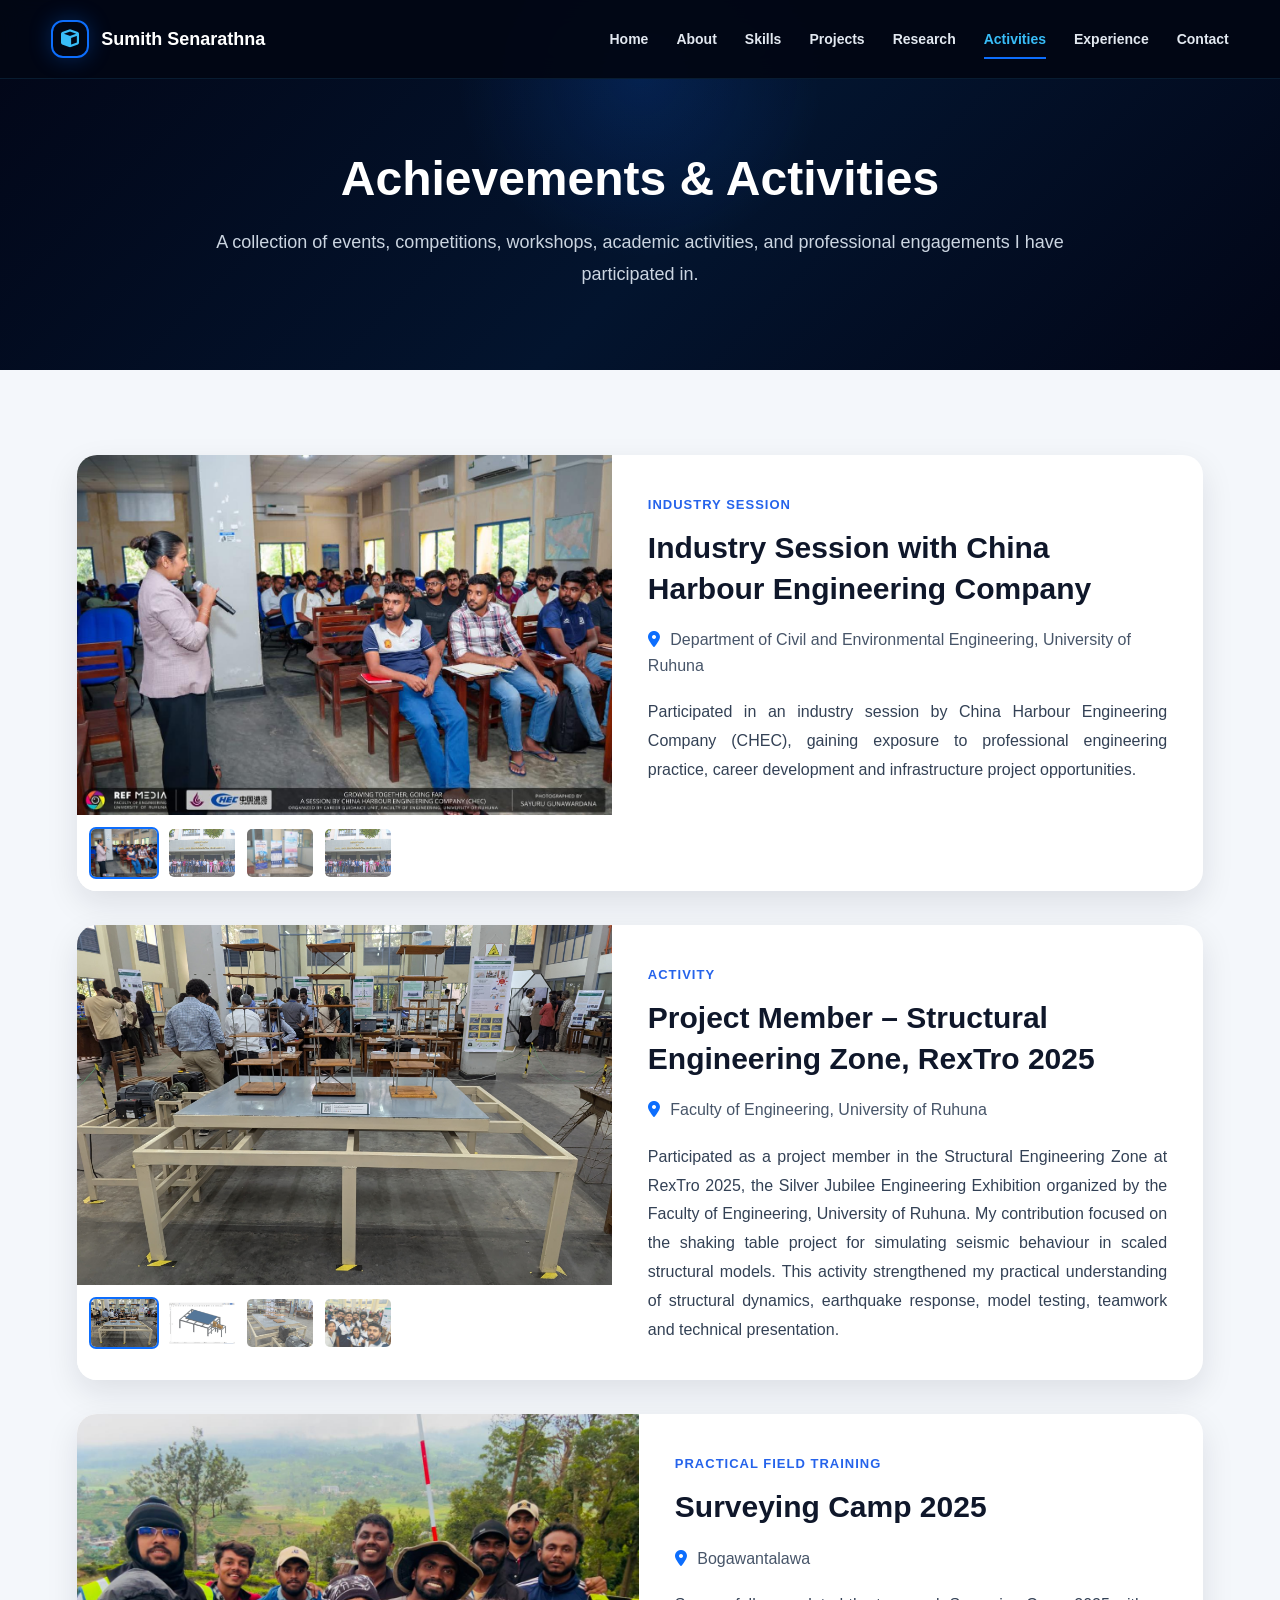
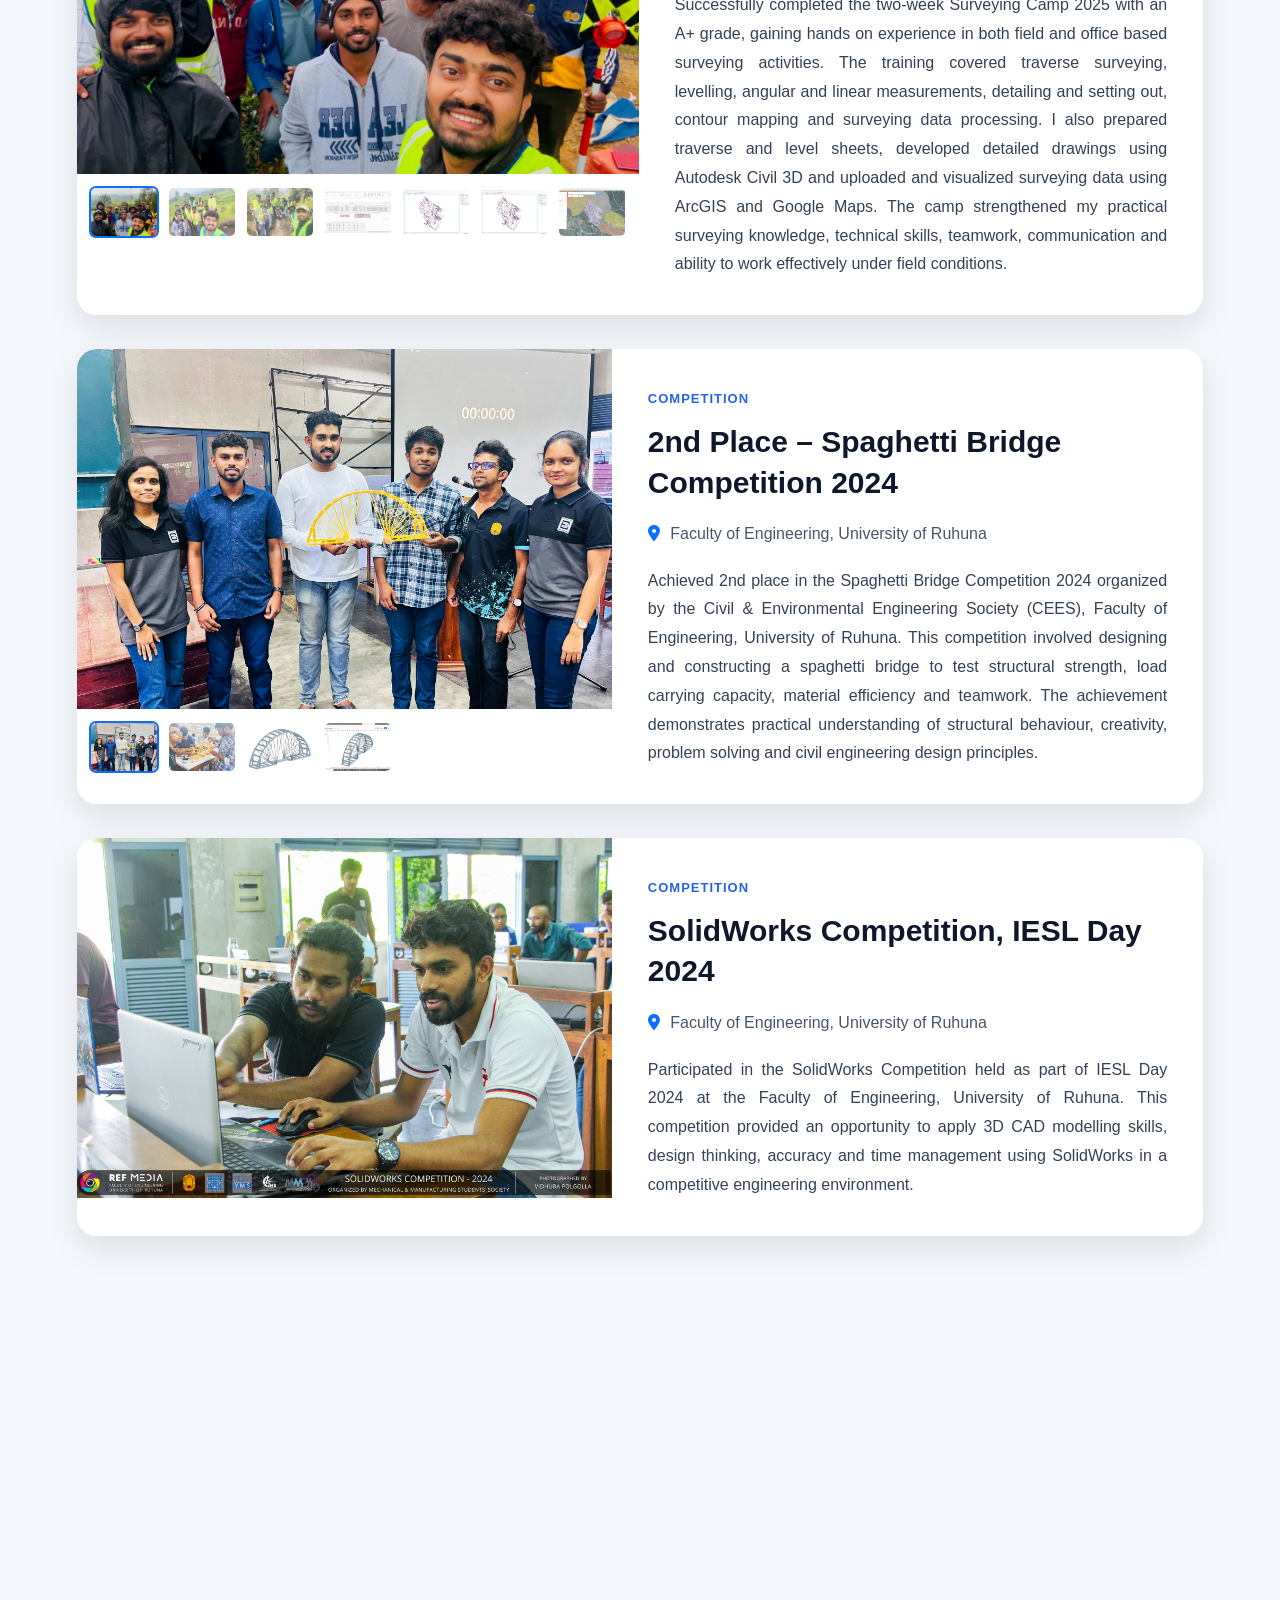
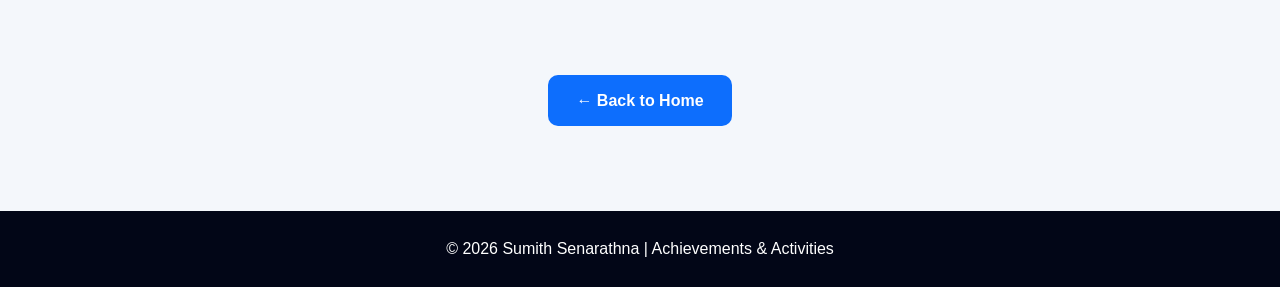
<file: activities.html>
<!DOCTYPE html>
<html lang="en">
<head>
    <meta charset="UTF-8">
    <meta name="viewport" content="width=device-width, initial-scale=1.0">
    <title>Achievements & Activities | Sumith Senarathna</title>

    <link rel="stylesheet" href="/style.css?v=320">

    <link rel="stylesheet" href="https://cdnjs.cloudflare.com/ajax/libs/font-awesome/6.5.2/css/all.min.css">
</head>

<body>

<header>
    <nav>
        <a href="/#home" class="brand">
            <span class="brand-icon"><i class="fa-solid fa-cube"></i></span>
            <span>Sumith Senarathna</span>
        </a>

        <ul>
            <li><a href="/#home">Home</a></li>
            <li><a href="/#about">About</a></li>
            <li><a href="/#skills">Skills</a></li>
            <li><a href="/#projects">Projects</a></li>
            <li><a href="/#research">Research</a></li>
            <li><a href="/#activities" class="active">Activities</a></li>
            <li><a href="/#experience">Experience</a></li>
            <li><a href="/#contact">Contact</a></li>
        </ul>
    </nav>
</header>

<section class="project-page-hero activities-page-hero">
    <h1 id="activities-page-title">Achievements & Activities</h1>
    <p id="activities-page-description">
        Events, competitions, workshops, academic activities, and professional engagements.
    </p>
</section>

<section class="section activities-detail-section">
    <div class="activities-detail-grid" id="activities-detail-grid">
        <!-- Activity details load from content/activities.json -->
    </div>

    <div class="back-home-box">
        <a href="/#activities" class="back-btn">← Back to Home</a>
    </div>
</section>

<footer>
    <p>© 2026 Sumith Senarathna | Achievements & Activities</p>
</footer>

<script src="/script.js?v=220"></script>

</body>
</html>
</file>
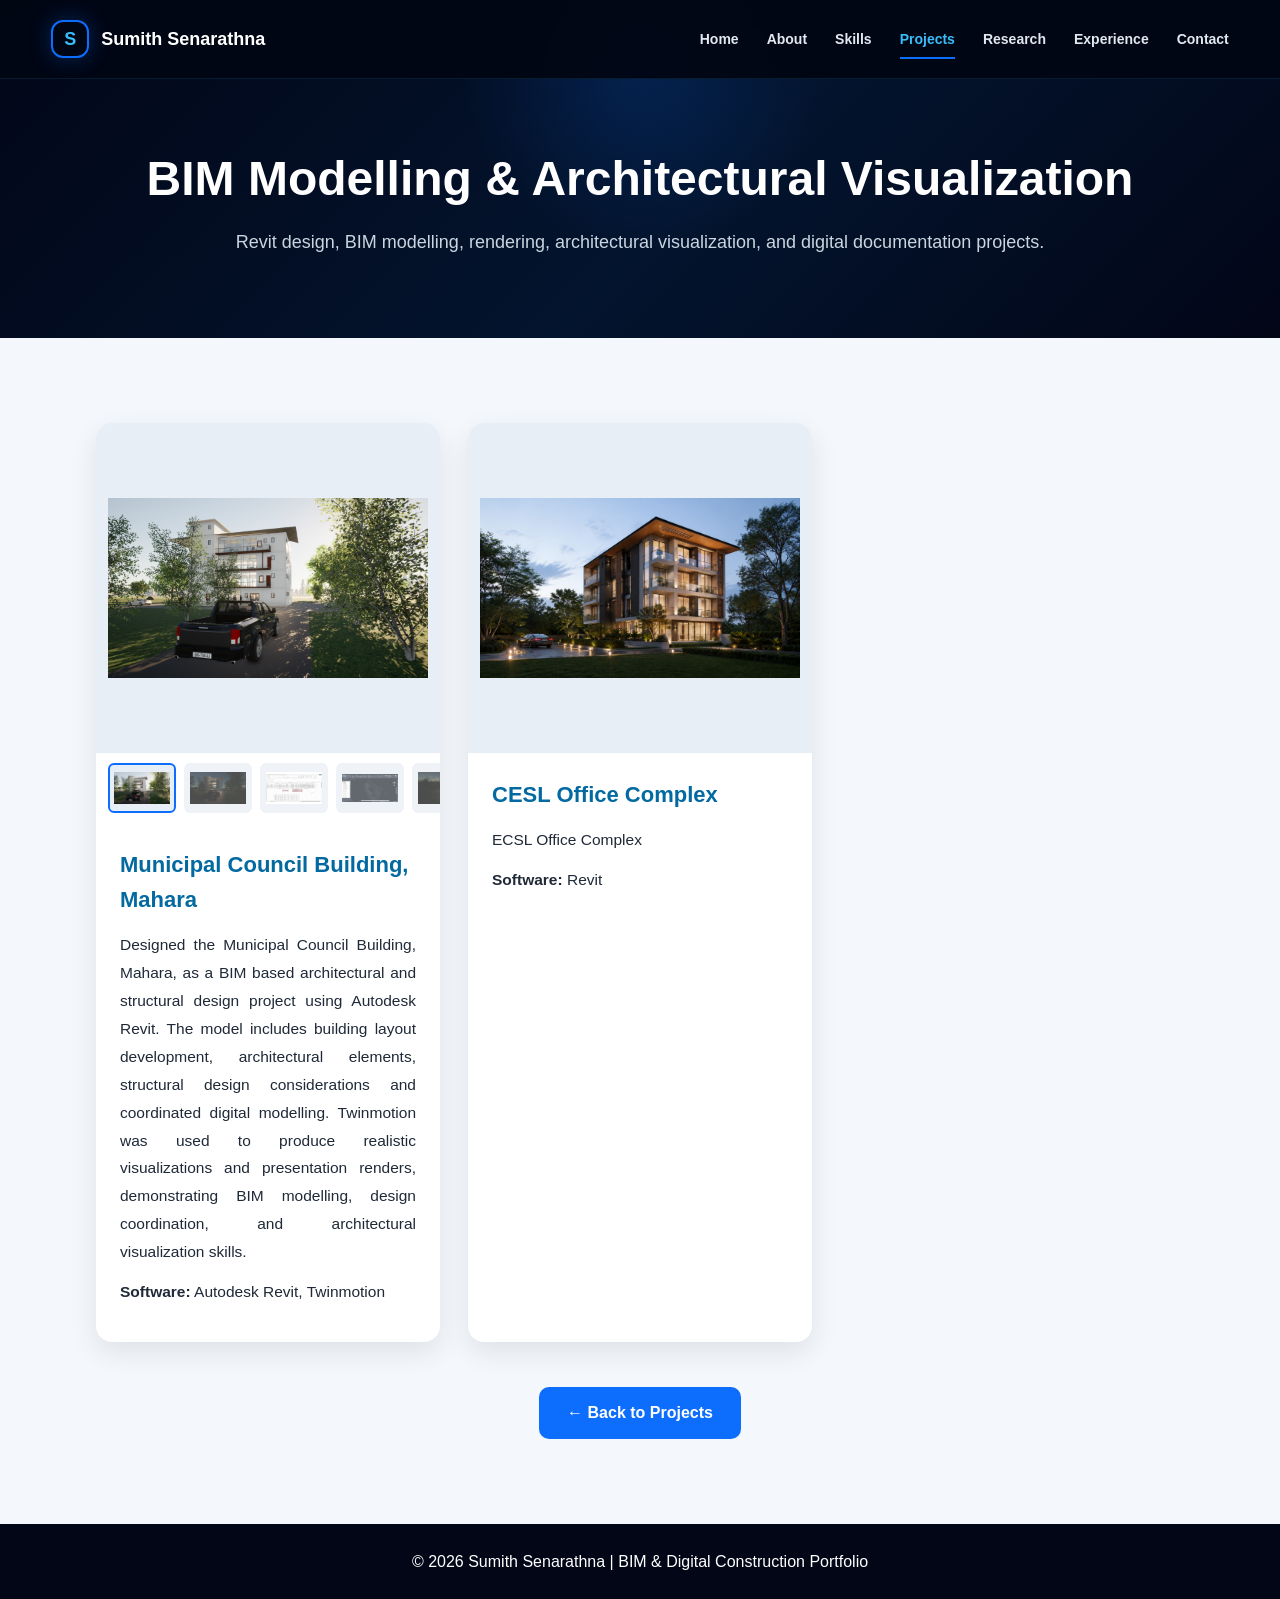
<file: bim-projects.html>
<!DOCTYPE html>
<html lang="en">
<head>
    <meta charset="UTF-8">
    <meta name="viewport" content="width=device-width, initial-scale=1.0">
    <title>BIM Projects | Sumith Senarathna</title>

    <link rel="stylesheet" href="style.css">
</head>

<body>

<header>
    <nav>
        <a href="index.html" class="brand">
            <span class="brand-icon">S</span>
            <span>Sumith Senarathna</span>
        </a>

        <ul>
            <li><a href="index.html#home">Home</a></li>
            <li><a href="index.html#about">About</a></li>
            <li><a href="index.html#skills">Skills</a></li>
            <li><a href="index.html#projects" class="active">Projects</a></li>
            <li><a href="index.html#research">Research</a></li>
            <li><a href="index.html#experience">Experience</a></li>
            <li><a href="index.html#contact">Contact</a></li>
        </ul>
    </nav>
</header>

<section class="project-page-hero">
    <h1>BIM Modelling & Architectural Visualization</h1>

    <p>
        Revit design, BIM modelling, rendering, architectural visualization,
        and digital documentation projects.
    </p>
</section>

<section class="section">

    <div class="detail-project-grid">

        <!-- Fallback Project 01 -->
        <div class="detail-project-card">
            <img src="images/bim1.jpg" alt="Residential Building BIM Model">

            <div class="detail-content">
                <h3>Residential Building BIM Model</h3>

                <p>
                    Revit-based architectural and structural BIM model with
                    drawings, sections, schedules, and 3D visualization.
                </p>

                <p><strong>Software:</strong> Revit, AutoCAD, Rendering Tools</p>
            </div>
        </div>

        <!-- Fallback Project 02 -->
        <div class="detail-project-card">
            <img src="images/bim1.jpg" alt="Architectural Rendering Project">

            <div class="detail-content">
                <h3>Architectural Rendering Project</h3>

                <p>
                    Exterior visualization and rendering work for building design
                    presentation and client communication.
                </p>

                <p><strong>Software:</strong> Revit, Lumion / Rendering Tools</p>
            </div>
        </div>

        <!-- Fallback Project 03 -->
        <div class="detail-project-card">
            <img src="images/bim1.jpg" alt="BIM Documentation Project">

            <div class="detail-content">
                <h3>BIM Documentation Project</h3>

                <p>
                    BIM-based construction documentation including plans,
                    elevations, sections, details, and quantity-related outputs.
                </p>

                <p><strong>Software:</strong> Revit, AutoCAD</p>
            </div>
        </div>

    </div>

    <div class="back-home-box">
        <a href="index.html#projects" class="back-btn">← Back to Projects</a>
    </div>

</section>

<footer>
    <p>© 2026 Sumith Senarathna | BIM & Digital Construction Portfolio</p>
</footer>

<script src="script.js?v=10"></script>

</body>
</html>
</file>
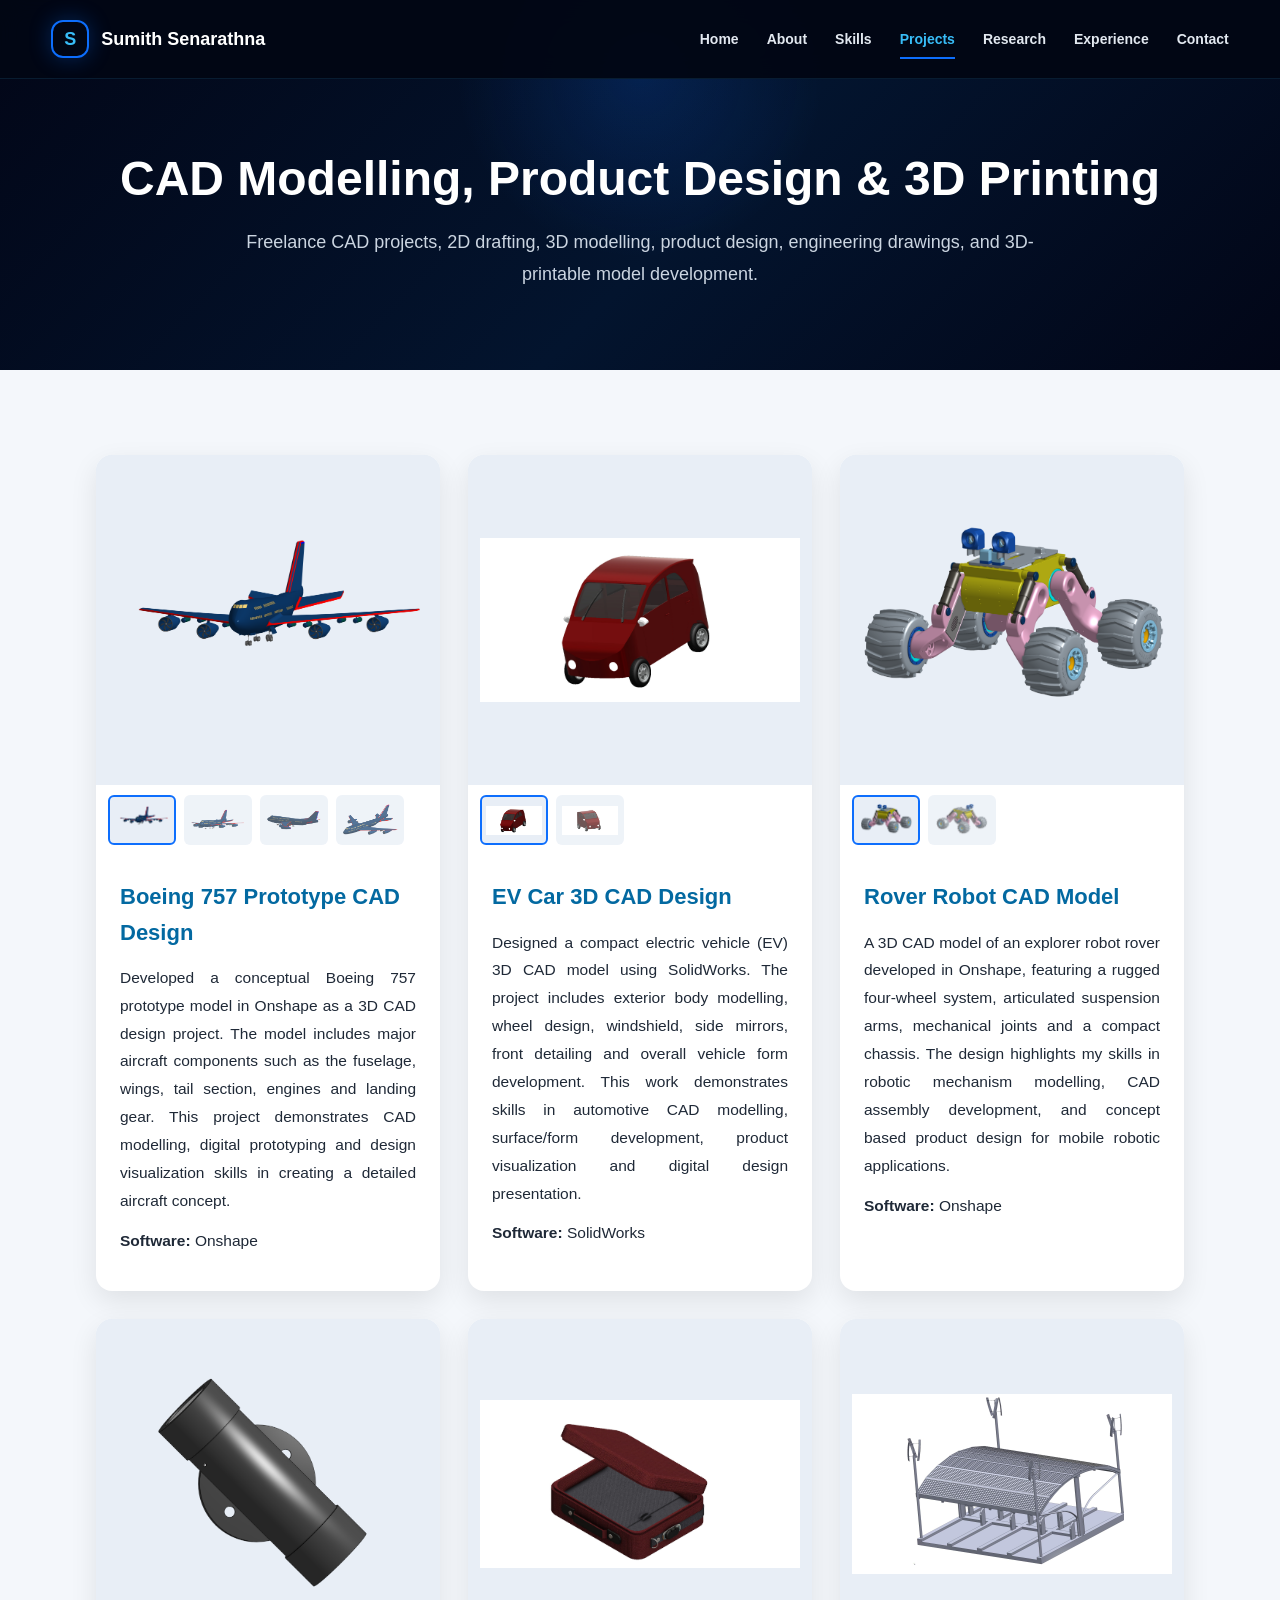
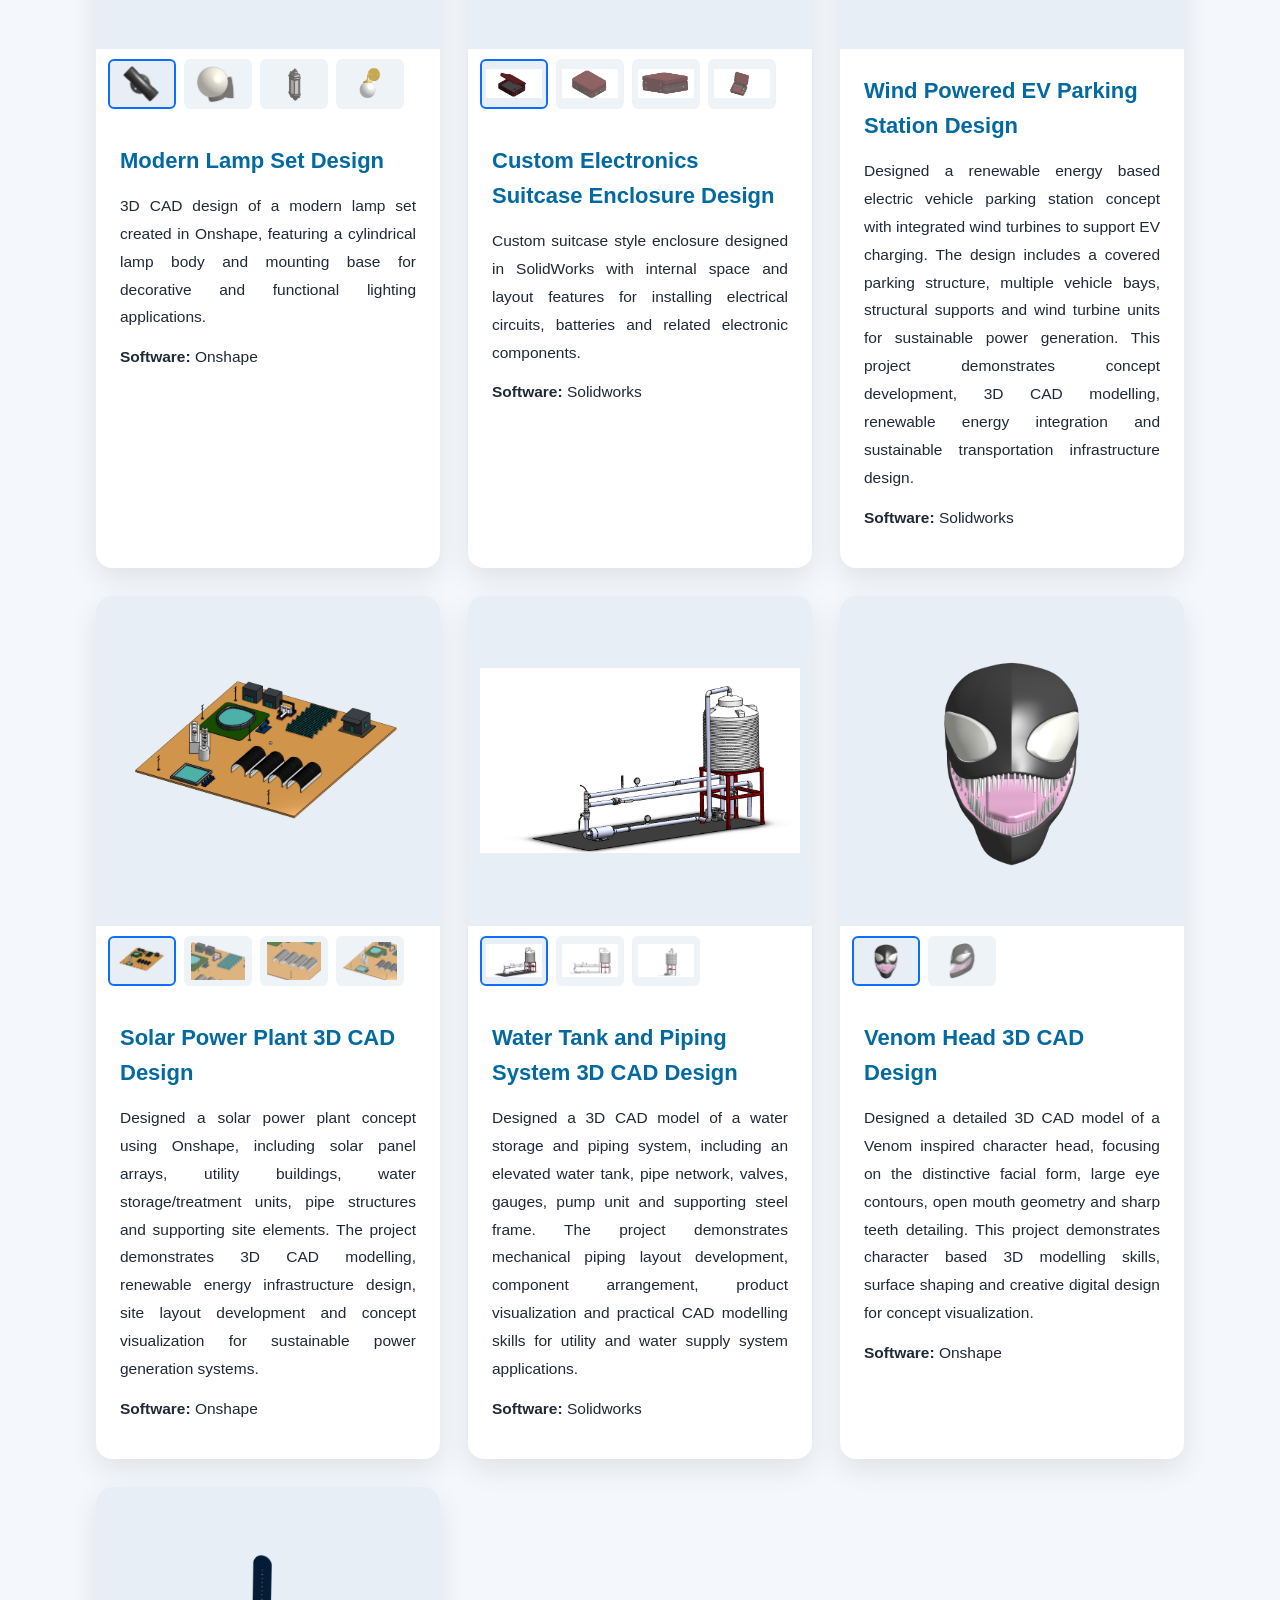
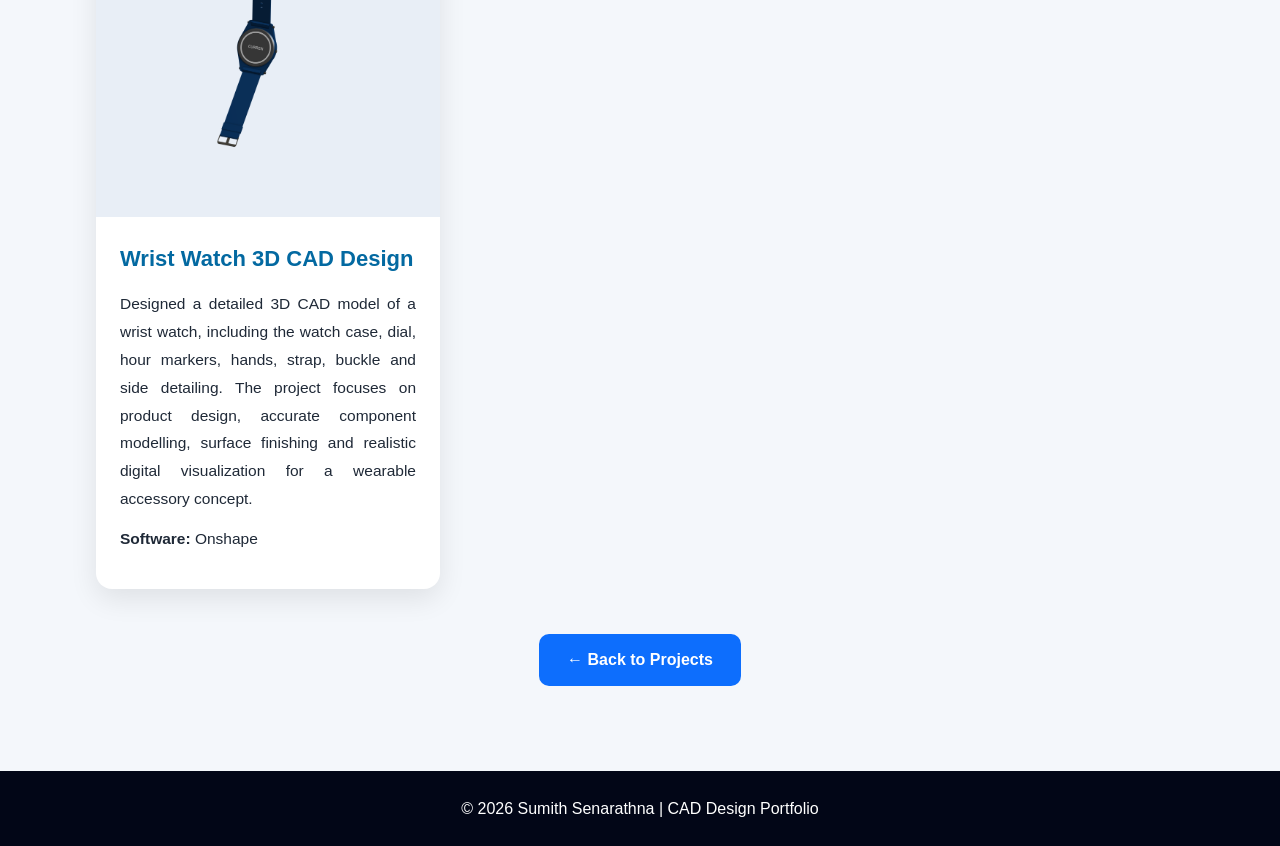
<file: cad-projects.html>
<!DOCTYPE html>
<html lang="en">
<head>
    <meta charset="UTF-8">
    <meta name="viewport" content="width=device-width, initial-scale=1.0">
    <title>CAD Projects | Sumith Senarathna</title>
    <link rel="stylesheet" href="style.css">
</head>

<body>

<header>
    <nav>
        <a href="index.html" class="brand">
            <span class="brand-icon">S</span>
            <span>Sumith Senarathna</span>
        </a>

        <ul>
            <li><a href="index.html#home">Home</a></li>
            <li><a href="index.html#about">About</a></li>
            <li><a href="index.html#skills">Skills</a></li>
            <li><a href="index.html#projects" class="active">Projects</a></li>
            <li><a href="index.html#research">Research</a></li>
            <li><a href="index.html#experience">Experience</a></li>
            <li><a href="index.html#contact">Contact</a></li>
        </ul>
    </nav>
</header>

<section class="project-page-hero">
    <h1>CAD Modelling, Product Design & 3D Printing</h1>
    <p>
        Freelance CAD projects, 2D drafting, 3D modelling, product design,
        engineering drawings, and 3D-printable model development.
    </p>
</section>

<section class="section">
    <div class="detail-project-grid">

        <div class="detail-project-card">
            <img src="images/cad1.jpg" alt="3D CAD Modelling Project">
            <div class="detail-content">
                <h3>3D CAD Modelling Project</h3>
                <p>
                    3D CAD model development for product components,
                    mechanical parts, and client-based freelance design work.
                </p>
                <p><strong>Software:</strong> SolidWorks, Onshape, AutoCAD</p>
            </div>
        </div>

        <div class="detail-project-card">
            <img src="images/cad1.jpg" alt="2D Engineering Drawing Project">
            <div class="detail-content">
                <h3>2D Engineering Drawing Project</h3>
                <p>
                    Technical drawing preparation including dimensions,
                    annotations, manufacturing details, and engineering documentation.
                </p>
                <p><strong>Software:</strong> AutoCAD, SolidWorks</p>
            </div>
        </div>

        <div class="detail-project-card">
            <img src="images/cad1.jpg" alt="3D Printing Model">
            <div class="detail-content">
                <h3>3D Printing Model Development</h3>
                <p>
                    3D-printable model design with clean geometry,
                    proper scale, and client-ready CAD deliverables.
                </p>
                <p><strong>Software:</strong> SolidWorks, Onshape</p>
            </div>
        </div>

    </div>

    <div class="back-home-box">
        <a href="index.html#projects" class="back-btn">← Back to Projects</a>
    </div>
</section>

<footer>
    <p>© 2026 Sumith Senarathna | CAD Design Portfolio</p>
</footer>
<script src="script.js"></script>
</body>
</html>
</file>
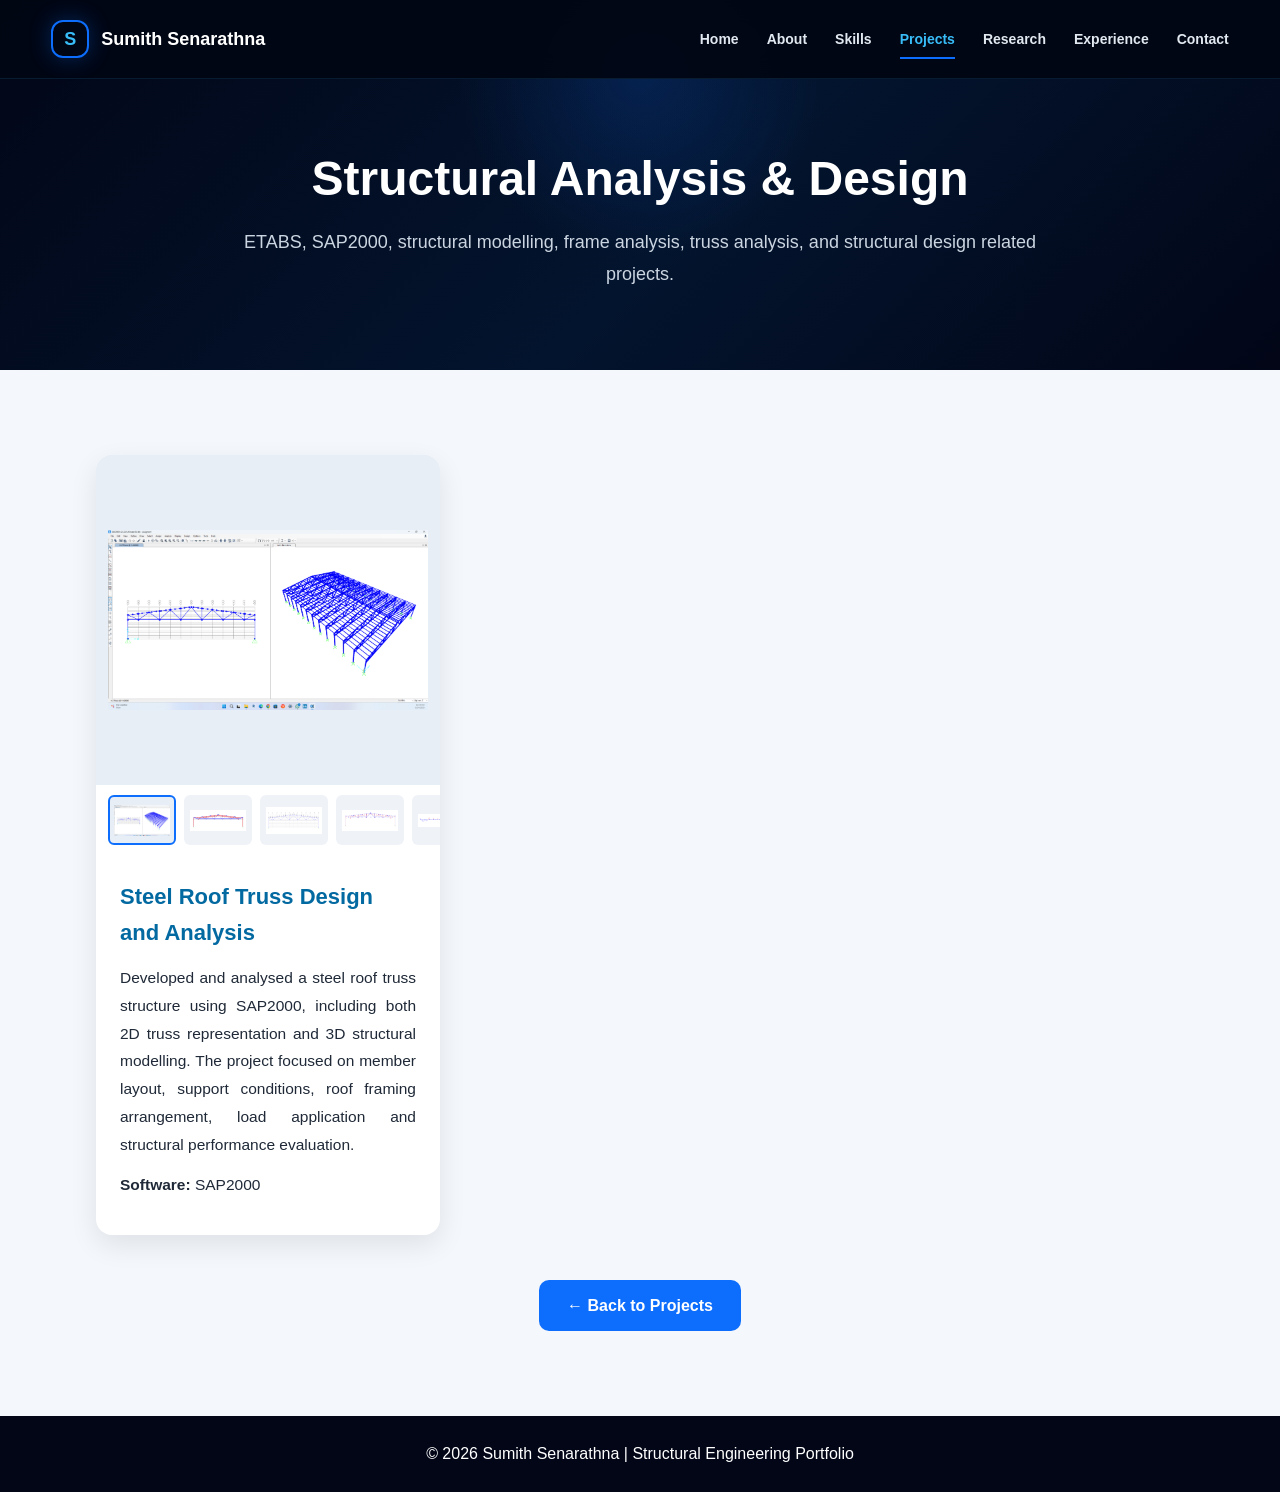
<file: structural-projects.html>
<!DOCTYPE html>
<html lang="en">
<head>
    <meta charset="UTF-8">
    <meta name="viewport" content="width=device-width, initial-scale=1.0">
    <title>Structural Projects | Sumith Senarathna</title>
    <link rel="stylesheet" href="style.css">
</head>


<body>

<header>
    <nav>
        <a href="index.html" class="brand">
            <span class="brand-icon">S</span>
            <span>Sumith Senarathna</span>
        </a>

        <ul>
            <li><a href="index.html#home">Home</a></li>
            <li><a href="index.html#about">About</a></li>
            <li><a href="index.html#skills">Skills</a></li>
            <li><a href="index.html#projects" class="active">Projects</a></li>
            <li><a href="index.html#research">Research</a></li>
            <li><a href="index.html#experience">Experience</a></li>
            <li><a href="index.html#contact">Contact</a></li>
        </ul>
    </nav>
</header>

<section class="project-page-hero">
    <h1>Structural Analysis & Design</h1>
    <p>
        ETABS, SAP2000, structural modelling, frame analysis, truss analysis,
        and structural design related projects.
    </p>
</section>

<section class="section">
    <div class="detail-project-grid">

        <div class="detail-project-card">
            <img src="images/structural1.jpg" alt="ETABS Building Analysis">
            <div class="detail-content">
                <h3>ETABS Building Analysis</h3>
                <p>
                    Structural modelling and analysis of building frame systems
                    using ETABS for gravity and lateral load assessment.
                </p>
                <p><strong>Software:</strong> ETABS</p>
            </div>
        </div>

        <div class="detail-project-card">
            <img src="images/structural1.jpg" alt="SAP2000 Truss Analysis">
            <div class="detail-content">
                <h3>SAP2000 Truss / Bridge Analysis</h3>
                <p>
                    Truss and bridge-type structural analysis using SAP2000,
                    including member force evaluation and structural behaviour study.
                </p>
                <p><strong>Software:</strong> SAP2000</p>
            </div>
        </div>

        <div class="detail-project-card">
            <img src="images/structural1.jpg" alt="Structural Design Project">
            <div class="detail-content">
                <h3>Structural Design Project</h3>
                <p>
                    Structural design and analysis work involving beams, columns,
                    frames, trusses, and engineering design documentation.
                </p>
                <p><strong>Software:</strong> ETABS, SAP2000, AutoCAD</p>
            </div>
        </div>

    </div>

    <div class="back-home-box">
        <a href="index.html#projects" class="back-btn">← Back to Projects</a>
    </div>
</section>

<footer>
    <p>© 2026 Sumith Senarathna | Structural Engineering Portfolio</p>
</footer>
<script src="script.js"></script>
</body>
</html>
</file>
<file: style.css>
* {
    margin: 0;
    padding: 0;
    box-sizing: border-box;
    font-family: Arial, Helvetica, sans-serif;
}

html {
    scroll-behavior: smooth;
}

body {
    background: #f4f7fb;
    color: #1f2937;
    line-height: 1.6;
}

/* Header */

header {
    position: fixed;
    top: 0;
    width: 100%;
    z-index: 1000;
    background: rgba(2, 7, 20, 0.96);
    border-bottom: 1px solid rgba(56, 189, 248, 0.12);
    backdrop-filter: blur(12px);
}

nav {
    width: 92%;
    max-width: 1400px;
    margin: auto;
    min-height: 78px;
    display: flex;
    align-items: center;
    justify-content: space-between;
}

.brand {
    display: flex;
    align-items: center;
    gap: 12px;
    color: white;
    text-decoration: none;
    font-size: 18px;
    font-weight: 700;
}

.brand-icon {
    width: 38px;
    height: 38px;
    border: 2px solid #0d6efd;
    border-radius: 12px;
    color: #38bdf8;
    display: flex;
    align-items: center;
    justify-content: center;
    box-shadow: 0 0 22px rgba(13, 110, 253, 0.30);
}

nav ul {
    list-style: none;
    display: flex;
    gap: 28px;
}

nav ul li a {
    color: #e2e8f0;
    text-decoration: none;
    font-size: 14px;
    font-weight: 600;
    transition: 0.3s;
    position: relative;
}

nav ul li a:hover,
nav ul li a.active {
    color: #38bdf8;
}

nav ul li a.active::after {
    content: "";
    position: absolute;
    left: 0;
    bottom: -12px;
    width: 100%;
    height: 2px;
    background: #0d6efd;
}

/* Remove left side social buttons */

.side-social {
    display: none;
}

/* Hero */

.hero {
    min-height: 100vh;
    padding: 78px 0 0;
    position: relative;
    overflow: hidden;
    color: white;
    background:
        radial-gradient(circle at 72% 45%, rgba(13, 110, 253, 0.16), transparent 17%),
        radial-gradient(circle at 28% 20%, rgba(56, 189, 248, 0.06), transparent 24%),
        linear-gradient(90deg, #020814 0%, #06162e 26%, #082248 52%, #06162e 76%, #020814 100%);
}

.hero::before {
    content: "";
    position: absolute;
    inset: 78px 0 0;
    background:
        linear-gradient(90deg, rgba(255,255,255,0.016) 0%, rgba(255,255,255,0) 10%, rgba(255,255,255,0.016) 20%, rgba(255,255,255,0) 30%, rgba(255,255,255,0.016) 40%, rgba(255,255,255,0) 50%, rgba(255,255,255,0.016) 60%, rgba(255,255,255,0) 70%, rgba(255,255,255,0.016) 80%, rgba(255,255,255,0) 90%, rgba(255,255,255,0.016) 100%),
        linear-gradient(rgba(56, 189, 248, 0.025) 1px, transparent 1px),
        linear-gradient(90deg, rgba(56, 189, 248, 0.025) 1px, transparent 1px);
    background-size: auto, 60px 60px, 60px 60px;
    opacity: 0.30;
    pointer-events: none;
}

.hero::after {
    content: "";
    position: absolute;
    inset: 78px 0 0;
    background: linear-gradient(
        90deg,
        rgba(1, 6, 16, 0.58) 0%,
        rgba(1, 6, 16, 0.25) 32%,
        rgba(1, 6, 16, 0.04) 55%,
        rgba(1, 6, 16, 0.16) 76%,
        rgba(1, 6, 16, 0.44) 100%
    );
    pointer-events: none;
    z-index: 1;
}

/* Text moved slightly away from left edge */

.hero-container {
    width: 90%;
    max-width: 1400px;
    height: calc(100vh - 78px);
    min-height: 650px;
    margin: auto;
    display: grid;
    grid-template-columns: 1.08fr 0.92fr;
    align-items: center;
    gap: 25px;
    position: relative;
    z-index: 2;
}

/* Left Content */

.hero-left {
    max-width: 720px;
    padding-bottom: 30px;
    margin-left: 0;
}

.hello-text {
    color: #38bdf8;
    font-size: 15px;
    font-weight: 700;
    letter-spacing: 4px;
    margin-bottom: 18px;
}

.hero-name {
    font-size: 82px;
    line-height: 0.96;
    font-weight: 800;
    margin-bottom: 18px;
    letter-spacing: -2px;
}

.hero-name span {
    color: #0d6efd;
}

.hero-role {
    font-size: 20px;
    font-weight: 600;
    margin-bottom: 24px;
    color: #ffffff;
}

.hero-role span {
    color: #38bdf8;
}

.hero-description {
    max-width: 680px;
    color: #cbd5e1;
    font-size: 16px;
    line-height: 1.9;
    margin-bottom: 30px;
}

.hero-buttons {
    display: flex;
    gap: 16px;
    margin-bottom: 34px;
    flex-wrap: wrap;
}

.btn {
    padding: 14px 28px;
    border-radius: 10px;
    text-decoration: none;
    font-size: 14px;
    font-weight: 700;
    transition: 0.3s;
    display: inline-flex;
    align-items: center;
    gap: 10px;
}

.primary-btn {
    background: #0d6efd;
    color: white;
    box-shadow: 0 12px 25px rgba(13, 110, 253, 0.28);
}

.primary-btn:hover {
    background: #38bdf8;
    color: #03142d;
    transform: translateY(-3px);
}

.secondary-btn {
    border: 1.5px solid rgba(56, 189, 248, 0.8);
    color: white;
    background: transparent;
}

.secondary-btn:hover {
    background: #38bdf8;
    color: #03142d;
}

/* Stats */

.hero-stats {
    max-width: 700px;
    display: grid;
    grid-template-columns: repeat(4, 1fr);
    background: rgba(8, 20, 46, 0.58);
    border: 1px solid rgba(148, 163, 184, 0.14);
    border-radius: 14px;
    overflow: hidden;
    backdrop-filter: blur(8px);
}

.stat-card {
    padding: 20px 16px;
    border-right: 1px solid rgba(148, 163, 184, 0.12);
    display: flex;
    align-items: center;
    gap: 12px;
    justify-content: center;
}

.stat-card:last-child {
    border-right: none;
}

.stat-icon {
    color: #38bdf8;
    font-size: 20px;
}

.stat-content h3 {
    color: #38bdf8;
    font-size: 19px;
    margin-bottom: 2px;
}

.stat-content p {
    color: #cbd5e1;
    font-size: 12px;
}

/* Right Visual */

.hero-right {
    position: relative;
    height: calc(100vh - 78px);
    min-height: 650px;
    display: flex;
    align-items: flex-end;
    justify-content: center;
    overflow: hidden;
}

.hero-glow {
    position: absolute;
    width: 620px;
    height: 620px;
    border-radius: 50%;
    background: radial-gradient(
        circle,
        rgba(13, 110, 253, 0.08) 0%,
        rgba(13, 110, 253, 0.04) 42%,
        transparent 72%
    );
    left: 54%;
    bottom: 20px;
    transform: translateX(-50%);
    z-index: 0;
}

/* Dark soft blue circle */

.blue-circle {
    position: absolute;
    width: 410px;
    height: 410px;
    border-radius: 50%;
    background:
        radial-gradient(circle at 38% 30%,
            #1c72e6 0%,
            #0b55bd 42%,
            #06377f 72%,
            #042657 100%
        );
    left: 54%;
    bottom: 92px;
    transform: translateX(-50%);
    z-index: 1;
    opacity: 0.82;
    box-shadow:
        0 0 48px rgba(13, 110, 253, 0.18),
        inset -45px -55px 80px rgba(0, 10, 30, 0.52),
        inset 18px 22px 45px rgba(56, 189, 248, 0.08);
}

.circle-ring {
    position: absolute;
    width: 560px;
    height: 560px;
    border-radius: 50%;
    border: 2px solid rgba(56, 189, 248, 0.12);
    left: 54%;
    bottom: 35px;
    transform: translateX(-50%);
    z-index: 0;
}

.dot-pattern {
    position: absolute;
    width: 95px;
    height: 95px;
    left: 105px;
    bottom: 260px;
    z-index: 2;
    opacity: 0.46;
    background-image: radial-gradient(#38bdf8 1.3px, transparent 1.3px);
    background-size: 12px 12px;
}

/* Building wireframe background */

.building-bg {
    position: absolute;
    right: -85px;
    bottom: -5px;
    width: 620px;
    height: 650px;
    z-index: 0;
    opacity: 0.55;
    background-repeat: no-repeat;
    background-position: center bottom;
    background-size: contain;
    background-image: url("data:image/svg+xml,%3Csvg width='520' height='610' viewBox='0 0 520 610' xmlns='http://www.w3.org/2000/svg'%3E%3Cg fill='none' stroke='%2338bdf8' stroke-opacity='0.25' stroke-width='1'%3E%3Cpath d='M210 70 L430 20 L460 430 L250 490 Z'/%3E%3Cpath d='M250 490 L250 145 L430 20'/%3E%3Cpath d='M250 145 L460 115'/%3E%3Cpath d='M460 115 L460 430'/%3E%3Cpath d='M210 70 L250 145'/%3E%3Cpath d='M250 490 L120 390 L120 170 L250 145'/%3E%3Cpath d='M120 170 L210 70'/%3E%3Cpath d='M120 390 L250 490'/%3E%3Cpath d='M120 390 L210 340 L430 300'/%3E%3Cpath d='M120 230 L250 205 L460 180'/%3E%3Cpath d='M120 290 L250 265 L460 245'/%3E%3Cpath d='M120 350 L250 325 L460 310'/%3E%3Cpath d='M280 137 L280 482'/%3E%3Cpath d='M315 130 L315 472'/%3E%3Cpath d='M350 122 L350 462'/%3E%3Cpath d='M385 114 L385 452'/%3E%3Cpath d='M420 106 L420 442'/%3E%3Cpath d='M150 184 L150 410'/%3E%3Cpath d='M180 178 L180 432'/%3E%3Cpath d='M215 158 L215 462'/%3E%3Cpath d='M80 320 L180 290 L210 570 L80 520 Z'/%3E%3Cpath d='M180 290 L300 350 L330 585 L210 570'/%3E%3Cpath d='M80 320 L210 380 L330 350'/%3E%3Cpath d='M210 380 L210 570'/%3E%3Cpath d='M110 334 L110 532'/%3E%3Cpath d='M145 350 L145 548'/%3E%3Cpath d='M245 398 L245 578'/%3E%3Cpath d='M280 414 L280 582'/%3E%3Cpath d='M80 380 L210 435 L330 405'/%3E%3Cpath d='M80 440 L210 492 L330 465'/%3E%3C/g%3E%3C/svg%3E");
}

/* Profile photo bottom aligned */

.hero-photo {
    position: absolute;
    z-index: 5;
    height: 650px;
    width: auto;
    max-width: none;
    left: 54%;
    bottom: 0;
    transform: translateX(-50%) scale(1.00);
    object-fit: contain;
    object-position: bottom center;
    background: transparent;
    border: none;
    box-shadow: none;
    filter: drop-shadow(0 22px 35px rgba(0, 0, 0, 0.42));
}

/* Sections */

.section {
    width: 85%;
    margin: auto;
    padding: 85px 0;
}

.section h2 {
    text-align: center;
    font-size: 36px;
    color: #0f172a;
    margin-bottom: 35px;
}

.section > p {
    max-width: 900px;
    margin: 0 auto 18px auto;
    text-align: center;
    font-size: 17px;
}

/* Cards */

.cards {
    display: grid;
    grid-template-columns: repeat(3, 1fr);
    gap: 25px;
}

.card {
    background: white;
    padding: 30px;
    border-radius: 15px;
    box-shadow: 0 8px 25px rgba(0, 0, 0, 0.08);
    text-align: center;
    transition: 0.3s;
}

.card:hover {
    transform: translateY(-8px);
}

.card h3 {
    color: #0369a1;
    margin-bottom: 15px;
}

/* Projects */

.project-grid {
    display: grid;
    grid-template-columns: repeat(3, 1fr);
    gap: 25px;
}

.project-card {
    background: white;
    border-radius: 15px;
    overflow: hidden;
    box-shadow: 0 8px 25px rgba(0, 0, 0, 0.08);
    transition: 0.3s;
}

.project-card:hover {
    transform: translateY(-8px);
}

.project-img {
    height: 230px;
    background: #cbd5e1;
    overflow: hidden;
}

.project-img img {
    width: 100%;
    height: 100%;
    object-fit: cover;
}

.project-card h3 {
    padding: 22px 22px 10px;
    color: #0369a1;
    font-size: 21px;
}

.project-card p {
    padding: 0 22px 28px;
    font-size: 15.5px;
}

/* Research */

.research {
    background: white;
    width: 100%;
    padding-left: 8%;
    padding-right: 8%;
}

.research h3 {
    text-align: center;
    color: #0369a1;
    margin-bottom: 20px;
    font-size: 24px;
}

.research-box {
    background: #e0f2fe;
    padding: 25px;
    border-left: 5px solid #0284c7;
    max-width: 900px;
    margin: 30px auto 0;
    border-radius: 10px;
}

/* Experience */

.experience-box {
    background: white;
    padding: 30px;
    border-radius: 15px;
    max-width: 900px;
    margin: 0 auto 22px auto;
    box-shadow: 0 8px 25px rgba(0, 0, 0, 0.08);
}

.experience-box h3 {
    color: #0369a1;
    margin-bottom: 12px;
}

/* Contact */

.contact {
    text-align: center;
}

.contact p {
    margin: 12px;
    font-size: 17px;
}

.contact a {
    color: #0369a1;
    text-decoration: none;
    font-weight: bold;
}

.contact a:hover {
    color: #0284c7;
    text-decoration: underline;
}

/* Footer */

footer {
    background: #020617;
    color: white;
    text-align: center;
    padding: 25px;
}

/* Responsive */

@media (max-width: 1200px) {
    nav {
        flex-direction: column;
        padding: 18px 0;
    }

    nav ul {
        flex-wrap: wrap;
        justify-content: center;
        gap: 18px;
        margin-top: 15px;
    }

    .hero {
        padding-top: 145px;
    }

    .hero::before,
    .hero::after {
        inset: 145px 0 0;
    }

    .hero-container {
        width: 90%;
        height: auto;
        min-height: auto;
        grid-template-columns: 1fr;
        text-align: center;
        gap: 35px;
    }

    .hero-left {
        max-width: 100%;
        padding-bottom: 0;
        margin-left: 0;
    }

    .hero-description {
        margin-left: auto;
        margin-right: auto;
    }

    .hero-buttons {
        justify-content: center;
    }

    .hero-stats {
        margin: auto;
    }

    .hero-right {
        height: 560px;
        min-height: 560px;
    }

    .hero-photo {
        height: 620px;
        left: 50%;
        bottom: 0;
        transform: translateX(-50%) scale(1.00);
    }

    .blue-circle,
    .circle-ring,
    .hero-glow {
        left: 50%;
    }

    .building-bg {
        right: 50%;
        transform: translateX(50%);
    }

    .cards,
    .project-grid {
        grid-template-columns: repeat(2, 1fr);
    }
}

@media (max-width: 768px) {
    .hero {
        padding-top: 145px;
    }

    .hero-name {
        font-size: 54px;
    }

    .hero-role {
        font-size: 17px;
    }

    .hero-description {
        font-size: 15px;
    }

    .hero-stats {
        grid-template-columns: repeat(2, 1fr);
    }

    .stat-card {
        border-bottom: 1px solid rgba(148, 163, 184, 0.14);
    }

    .hero-right {
        height: 440px;
        min-height: 440px;
    }

    .hero-photo {
        height: 480px;
        bottom: 0;
        left: 50%;
        transform: translateX(-50%) scale(1.00);
    }

    .blue-circle {
        width: 300px;
        height: 300px;
        bottom: 58px;
        left: 50%;
    }

    .circle-ring {
        width: 380px;
        height: 380px;
        bottom: 25px;
        left: 50%;
    }

    .hero-glow {
        width: 380px;
        height: 380px;
        left: 50%;
    }

    .dot-pattern,
    .building-bg {
        display: none;
    }

    .section {
        width: 90%;
        padding: 60px 0;
    }

    .section h2 {
        font-size: 30px;
    }

    .cards,
    .project-grid {
        grid-template-columns: 1fr;
    }
}
/* Clickable Project Category Cards */

.project-card-link {
    text-decoration: none;
    color: inherit;
    display: block;
}

.view-more {
    display: inline-block;
    margin: 0 22px 25px;
    color: #0d6efd;
    font-weight: 700;
    font-size: 14px;
}

/* Project Detail Pages */

.project-page-hero {
    padding: 150px 8% 80px;
    text-align: center;
    color: white;
    background:
        radial-gradient(circle at 50% 20%, rgba(13, 110, 253, 0.18), transparent 26%),
        linear-gradient(135deg, #020617 0%, #03142e 55%, #020617 100%);
}

.project-page-hero h1 {
    font-size: 48px;
    line-height: 1.2;
    margin-bottom: 18px;
}

.project-page-hero p {
    max-width: 850px;
    margin: auto;
    color: #cbd5e1;
    font-size: 18px;
    line-height: 1.8;
}

.detail-project-grid {
    display: grid;
    grid-template-columns: repeat(3, 1fr);
    gap: 28px;
}

.detail-project-card {
    background: white;
    border-radius: 16px;
    overflow: hidden;
    box-shadow: 0 10px 28px rgba(0, 0, 0, 0.09);
    transition: 0.3s ease;
}

.detail-project-card:hover {
    transform: translateY(-8px);
}

.detail-project-card img {
    width: 100%;
    height: 230px;
    object-fit: cover;
    background: #cbd5e1;
}

.detail-content {
    padding: 24px;
}

.detail-content h3 {
    color: #0369a1;
    font-size: 22px;
    margin-bottom: 14px;
}

.detail-content p {
    font-size: 15.5px;
    margin-bottom: 12px;
}

.back-home-box {
    text-align: center;
    margin-top: 45px;
}

.back-btn {
    display: inline-block;
    background: #0d6efd;
    color: white;
    padding: 13px 28px;
    border-radius: 10px;
    text-decoration: none;
    font-weight: 700;
    transition: 0.3s;
}

.back-btn:hover {
    background: #38bdf8;
    color: #020617;
    transform: translateY(-3px);
}

@media (max-width: 1000px) {
    .detail-project-grid {
        grid-template-columns: repeat(2, 1fr);
    }

    .project-page-hero h1 {
        font-size: 38px;
    }
}

@media (max-width: 700px) {
    .detail-project-grid {
        grid-template-columns: 1fr;
    }

    .project-page-hero {
        padding: 140px 6% 60px;
    }

    .project-page-hero h1 {
        font-size: 32px;
    }

    .project-page-hero p {
        font-size: 16px;
    }
}
/* Project image gallery */

.project-gallery {
    width: 100%;
    background: #ffffff;
}

.detail-project-card .project-main-img {
    width: 100%;
    height: 230px;
    object-fit: cover;
    display: block;
}

.project-thumbs {
    display: flex;
    gap: 8px;
    padding: 10px 12px 0;
    overflow-x: auto;
    background: #ffffff;
}

.detail-project-card .project-thumb {
    width: 62px !important;
    height: 46px !important;
    object-fit: cover;
    border-radius: 6px;
    cursor: pointer;
    opacity: 0.7;
    border: 2px solid transparent;
    transition: 0.25s;
    flex-shrink: 0;
}

.detail-project-card .project-thumb:hover,
.detail-project-card .project-thumb.active {
    opacity: 1;
    border-color: #0d6efd;
}
/* Research home card */

.research-section {
    background: #ffffff;
    width: 100%;
    padding-left: 8%;
    padding-right: 8%;
}

.research-card-home {
    max-width: 1100px;
    margin: 0 auto;
    background: #ffffff;
    border-radius: 18px;
    display: grid;
    grid-template-columns: 1fr 1.2fr;
    overflow: hidden;
    box-shadow: 0 10px 30px rgba(0, 0, 0, 0.09);
}

.research-card-image {
    height: 330px;
    background: #cbd5e1;
}

.research-card-image img {
    width: 100%;
    height: 100%;
    object-fit: cover;
}

.research-card-content {
    padding: 38px;
    display: flex;
    flex-direction: column;
    justify-content: center;
}

.research-card-content h3 {
    color: #0369a1;
    font-size: 26px;
    margin-bottom: 18px;
}

.research-card-content p {
    font-size: 16px;
    line-height: 1.8;
    margin-bottom: 24px;
}

.research-view-btn {
    display: inline-block;
    width: fit-content;
    color: #0d6efd;
    font-weight: 700;
    text-decoration: none;
}

.research-view-btn:hover {
    text-decoration: underline;
}

/* Research detail page */

.research-detail-section {
    width: 88%;
}

.research-detail-layout {
    display: grid;
    grid-template-columns: 1fr 1.1fr;
    gap: 35px;
    align-items: start;
}

.research-detail-gallery {
    background: white;
    border-radius: 16px;
    overflow: hidden;
    box-shadow: 0 10px 28px rgba(0, 0, 0, 0.09);
}

.research-detail-content {
    background: white;
    padding: 35px;
    border-radius: 16px;
    box-shadow: 0 10px 28px rgba(0, 0, 0, 0.09);
}

.research-detail-content h2 {
    text-align: left;
    font-size: 30px;
    margin-bottom: 20px;
    color: #0f172a;
}

.research-description p {
    text-align: left;
    margin-bottom: 16px;
    line-height: 1.8;
}

.research-info-box {
    background: #e0f2fe;
    border-left: 5px solid #0284c7;
    border-radius: 10px;
    padding: 22px;
    margin-top: 25px;
}

.research-info-box p {
    margin-bottom: 10px;
}

/* Project image gallery */

.project-gallery {
    width: 100%;
    background: #ffffff;
}

.detail-project-card .project-main-img,
.research-detail-gallery .project-main-img {
    width: 100%;
    height: 260px;
    object-fit: cover;
    display: block;
}

.research-detail-gallery .project-main-img {
    height: 420px;
}

.project-thumbs {
    display: flex;
    gap: 8px;
    padding: 10px 12px;
    overflow-x: auto;
    background: #ffffff;
}

.detail-project-card .project-thumb,
.research-detail-gallery .project-thumb {
    width: 68px !important;
    height: 50px !important;
    object-fit: cover;
    border-radius: 6px;
    cursor: pointer;
    opacity: 0.7;
    border: 2px solid transparent;
    transition: 0.25s;
    flex-shrink: 0;
}

.detail-project-card .project-thumb:hover,
.detail-project-card .project-thumb.active,
.research-detail-gallery .project-thumb:hover,
.research-detail-gallery .project-thumb.active {
    opacity: 1;
    border-color: #0d6efd;
}

@media (max-width: 900px) {
    .research-card-home,
    .research-detail-layout {
        grid-template-columns: 1fr;
    }

    .research-card-image {
        height: 260px;
    }

    .research-detail-gallery .project-main-img {
        height: 300px;
    }
}
/* =========================
   CONTACT SECTION WITH WHATSAPP
========================= */

.contact-section {
    background: #f1f5f9;
    padding-top: 90px;
    padding-bottom: 90px;
}

.contact-header {
    text-align: center;
    max-width: 820px;
    margin: 0 auto 50px;
}

.contact-header h2 {
    font-size: 52px;
    color: #0f172a;
    margin-bottom: 18px;
    font-weight: 800;
}

.contact-subtitle {
    font-size: 18px;
    line-height: 1.8;
    color: #475569;
}

.contact-wrapper {
    width: 88%;
    max-width: 1250px;
    margin: 0 auto;
    display: grid;
    grid-template-columns: 0.95fr 1.25fr;
    gap: 35px;
    align-items: start;
}

.contact-intro-box {
    background: linear-gradient(135deg, #020b24 0%, #03183f 45%, #0a2f73 100%);
    color: #ffffff;
    border-radius: 22px;
    padding: 40px 32px;
    box-shadow: 0 16px 40px rgba(0, 0, 0, 0.15);
    position: sticky;
    top: 100px;
    overflow: hidden;
}

.contact-intro-box::before {
    content: "";
    position: absolute;
    width: 220px;
    height: 220px;
    border-radius: 50%;
    background: rgba(59, 130, 246, 0.20);
    top: -60px;
    right: -50px;
    filter: blur(6px);
}

.contact-intro-box::after {
    content: "";
    position: absolute;
    width: 140px;
    height: 140px;
    border-radius: 50%;
    background: rgba(34, 197, 94, 0.16);
    bottom: -45px;
    left: -30px;
}

.contact-intro-box h3,
.contact-intro-box p,
.contact-intro-box a,
.contact-action-buttons {
    position: relative;
    z-index: 2;
}

.contact-intro-box h3 {
    font-size: 30px;
    margin-bottom: 16px;
    color: #ffffff;
}

.contact-lead {
    font-size: 16px;
    line-height: 1.9;
    color: rgba(255, 255, 255, 0.88);
    margin-bottom: 28px;
}

.contact-action-buttons {
    display: flex;
    flex-wrap: wrap;
    gap: 14px;
}

.contact-main-btn {
    display: inline-flex;
    align-items: center;
    gap: 10px;
    text-decoration: none;
    color: #ffffff;
    padding: 14px 22px;
    border-radius: 12px;
    font-weight: 700;
    transition: 0.3s ease;
}

.email-btn {
    background: #1d4ed8;
    box-shadow: 0 10px 24px rgba(29, 78, 216, 0.35);
}

.whatsapp-btn {
    background: #22c55e;
    box-shadow: 0 10px 24px rgba(34, 197, 94, 0.35);
}

.contact-main-btn:hover {
    transform: translateY(-3px);
}

.email-btn:hover {
    background: #2563eb;
}

.whatsapp-btn:hover {
    background: #16a34a;
}

.contact-grid {
    display: grid;
    grid-template-columns: 1fr 1fr;
    gap: 22px;
}

.contact-card {
    background: #ffffff;
    border-radius: 18px;
    padding: 24px 22px;
    display: flex;
    align-items: flex-start;
    gap: 18px;
    text-decoration: none;
    color: inherit;
    box-shadow: 0 10px 26px rgba(15, 23, 42, 0.08);
    transition: 0.3s ease;
    border: 1px solid rgba(148, 163, 184, 0.18);
    min-height: 150px;
}

.contact-card:hover {
    transform: translateY(-7px);
    box-shadow: 0 18px 40px rgba(15, 23, 42, 0.14);
    border-color: rgba(37, 99, 235, 0.22);
}

.contact-icon {
    width: 58px;
    height: 58px;
    min-width: 58px;
    border-radius: 16px;
    display: flex;
    align-items: center;
    justify-content: center;
    background: linear-gradient(135deg, #0ea5e9, #2563eb);
    color: #ffffff;
    font-size: 22px;
    box-shadow: 0 10px 24px rgba(37, 99, 235, 0.22);
}

.whatsapp-icon {
    background: linear-gradient(135deg, #22c55e, #16a34a);
    box-shadow: 0 10px 24px rgba(34, 197, 94, 0.25);
}

.contact-details {
    flex: 1;
}

.contact-label {
    display: inline-block;
    font-size: 13px;
    font-weight: 700;
    text-transform: uppercase;
    letter-spacing: 1px;
    color: #3b82f6;
    margin-bottom: 8px;
}

.whatsapp-contact-card .contact-label {
    color: #16a34a;
}

.contact-details h4 {
    font-size: 20px;
    line-height: 1.45;
    color: #0f172a;
    margin-bottom: 10px;
    word-break: break-word;
}

.contact-details p {
    color: #475569;
    line-height: 1.7;
    font-size: 15px;
}

.location-card {
    cursor: default;
}

@media (max-width: 1000px) {
    .contact-wrapper {
        grid-template-columns: 1fr;
    }

    .contact-intro-box {
        position: static;
    }
}

@media (max-width: 700px) {
    .contact-grid {
        grid-template-columns: 1fr;
    }

    .contact-header h2 {
        font-size: 40px;
    }

    .contact-subtitle {
        font-size: 16px;
    }

    .contact-card {
        min-height: auto;
    }
}
/* =========================
   CONTACT VISIBILITY FIX
   Prevent contact section disappearing after refresh
========================= */

.contact-wrapper,
.contact-section .contact-wrapper,
.contact-intro-box,
.contact-grid,
.contact-card {
    opacity: 1 !important;
    transform: none !important;
    visibility: visible !important;
}

.contact-section {
    min-height: auto;
    overflow: visible;
}

.contact-wrapper {
    align-items: stretch;
}

.contact-intro-box {
    height: 100%;
}

.contact-grid {
    min-height: 150px;
}
/* =========================
   MOBILE HERO PHOTO FIX
   Move profile photo slightly down on phone
========================= */

@media (max-width: 768px) {
    .hero-right {
        height: 455px !important;
        min-height: 455px !important;
        overflow: hidden !important;
    }

    .hero-photo {
        height: 455px !important;
        bottom: -32px !important;
        left: 50% !important;
        transform: translateX(-50%) scale(1.00) !important;
    }

    .blue-circle {
        width: 300px !important;
        height: 300px !important;
        bottom: 48px !important;
    }

    .circle-ring {
        width: 380px !important;
        height: 380px !important;
        bottom: 18px !important;
    }
}

@media (max-width: 480px) {
    .hero-right {
        height: 430px !important;
        min-height: 430px !important;
    }

    .hero-photo {
        height: 430px !important;
        bottom: -28px !important;
    }

    .blue-circle {
        width: 280px !important;
        height: 280px !important;
        bottom: 45px !important;
    }

    .circle-ring {
        width: 350px !important;
        height: 350px !important;
        bottom: 15px !important;
    }
}

/* =========================
   FINAL CONTACT SECTION
   Remove left "Let's Work Together" box
========================= */

.contact-left,
.contact-intro-box {
    display: none !important;
}

.contact-wrapper-only {
    grid-template-columns: 1fr !important;
    max-width: 1050px !important;
    width: 88% !important;
    margin: 0 auto !important;
}

.contact-right-full {
    width: 100% !important;
}

.contact-wrapper-only .contact-grid {
    display: grid !important;
    grid-template-columns: repeat(2, 1fr) !important;
    gap: 22px !important;
    max-width: 1050px !important;
    margin: 0 auto !important;
    opacity: 1 !important;
    transform: none !important;
    visibility: visible !important;
}

.contact-wrapper-only .location-card {
    grid-column: span 2;
}

.contact-section,
.contact-wrapper-only,
.contact-right-full,
.contact-grid,
.contact-card {
    opacity: 1 !important;
    transform: none !important;
    visibility: visible !important;
}

.contact-section {
    background: #f1f5f9 !important;
    padding-top: 90px !important;
    padding-bottom: 90px !important;
    overflow: visible !important;
}

/* =========================
   FEATURED PROJECTS CMS FIX
========================= */

#featured-projects-title {
    text-align: center;
}

#featured-projects-grid .project-card {
    text-decoration: none;
    color: inherit;
    display: block;
}

#featured-projects-grid .project-img {
    height: 230px;
    background: #cbd5e1;
    overflow: hidden;
}

#featured-projects-grid .project-img img {
    width: 100%;
    height: 100%;
    object-fit: cover;
    display: block;
}

/* =========================
   HERO STAT TEXT FIX
========================= */

.stat-content h3 {
    line-height: 1.1;
}

.stat-content p {
    line-height: 1.25;
}

/* =========================
   MOBILE HERO PHOTO FIX OVERRIDE
========================= */

@media (max-width: 768px) {
    .hero-right {
        height: 455px !important;
        min-height: 455px !important;
        overflow: hidden !important;
    }

    .hero-photo {
        height: 455px !important;
        bottom: -38px !important;
        left: 50% !important;
        transform: translateX(-50%) scale(1.00) !important;
    }

    .blue-circle {
        width: 300px !important;
        height: 300px !important;
        bottom: 48px !important;
    }

    .circle-ring {
        width: 380px !important;
        height: 380px !important;
        bottom: 18px !important;
    }

    .stat-content h3 {
        font-size: 17px !important;
    }

    .stat-content p {
        font-size: 11px !important;
    }

    .contact-wrapper-only .contact-grid {
        grid-template-columns: 1fr !important;
    }

    .contact-wrapper-only .location-card {
        grid-column: span 1;
    }
}

@media (max-width: 480px) {
    .hero-right {
        height: 430px !important;
        min-height: 430px !important;
    }

    .hero-photo {
        height: 430px !important;
        bottom: -38px !important;
    }

    .blue-circle {
        width: 280px !important;
        height: 280px !important;
        bottom: 45px !important;
    }

    .circle-ring {
        width: 350px !important;
        height: 350px !important;
        bottom: 15px !important;
    }

    #featured-projects-grid .project-img {
        height: 220px;
    }

    #featured-projects-grid .project-card h3 {
        font-size: 20px;
    }
}
/* =========================
   ACHIEVEMENTS & ACTIVITIES
========================= */

.activities-section {
    background: #f1f5f9;
    padding-top: 90px;
    padding-bottom: 90px;
}

.activities-header {
    text-align: center;
    max-width: 850px;
    margin: 0 auto 50px;
}

.activities-header h2 {
    font-size: 42px;
    color: #0f172a;
    margin-bottom: 16px;
}

.activities-header p {
    color: #475569;
    font-size: 17px;
    line-height: 1.8;
}

.activities-home-grid {
    width: 88%;
    max-width: 1250px;
    margin: 0 auto;
    display: grid;
    grid-template-columns: repeat(4, 1fr);
    gap: 24px;
}

.activity-home-card {
    background: #ffffff;
    border-radius: 18px;
    overflow: hidden;
    text-decoration: none;
    color: inherit;
    box-shadow: 0 10px 28px rgba(15, 23, 42, 0.08);
    transition: 0.3s ease;
}

.activity-home-card:hover {
    transform: translateY(-8px);
    box-shadow: 0 18px 40px rgba(15, 23, 42, 0.14);
}

.activity-home-img {
    height: 190px;
    background: #cbd5e1;
    overflow: hidden;
}

.activity-home-img img {
    width: 100%;
    height: 100%;
    object-fit: cover;
    display: block;
}

.activity-home-content {
    padding: 22px;
}

.activity-home-content span {
    display: inline-block;
    color: #2563eb;
    font-size: 13px;
    font-weight: 800;
    text-transform: uppercase;
    letter-spacing: 1px;
    margin-bottom: 10px;
}

.activity-home-content h3 {
    color: #0369a1;
    font-size: 20px;
    line-height: 1.35;
    margin-bottom: 12px;
}

.activity-home-content p {
    color: #334155;
    line-height: 1.65;
    font-size: 14.5px;
}

.activities-view-box {
    text-align: center;
    margin-top: 42px;
}

.activities-view-btn {
    display: inline-block;
    background: #0d6efd;
    color: #ffffff;
    text-decoration: none;
    padding: 14px 26px;
    border-radius: 12px;
    font-weight: 700;
    transition: 0.3s ease;
}

.activities-view-btn:hover {
    transform: translateY(-3px);
    background: #2563eb;
}

/* Activities detail page */

.activities-detail-section {
    width: 88%;
}

.activities-detail-grid {
    display: grid;
    grid-template-columns: 1fr;
    gap: 34px;
}

.activity-detail-card {
    background: #ffffff;
    border-radius: 20px;
    overflow: hidden;
    display: grid;
    grid-template-columns: 0.95fr 1.05fr;
    box-shadow: 0 12px 32px rgba(15, 23, 42, 0.10);
}

.activity-gallery {
    background: #ffffff;
}

.activity-main-img {
    width: 100%;
    height: 360px;
    object-fit: cover;
    display: block;
}

.activity-thumbs {
    display: flex;
    gap: 8px;
    padding: 12px;
    overflow-x: auto;
    background: #ffffff;
}

.activity-thumb {
    width: 70px;
    height: 52px;
    object-fit: cover;
    border-radius: 7px;
    cursor: pointer;
    opacity: 0.7;
    border: 2px solid transparent;
    transition: 0.25s;
    flex-shrink: 0;
}

.activity-thumb:hover,
.activity-thumb.active {
    opacity: 1;
    border-color: #0d6efd;
}

.activity-detail-content {
    padding: 36px;
}

.activity-category {
    display: inline-block;
    color: #2563eb;
    font-weight: 800;
    font-size: 13px;
    text-transform: uppercase;
    letter-spacing: 1px;
    margin-bottom: 12px;
}

.activity-detail-content h3 {
    color: #0f172a;
    font-size: 30px;
    margin-bottom: 18px;
    line-height: 1.35;
}

.activity-meta {
    display: flex;
    flex-wrap: wrap;
    gap: 18px;
    margin-bottom: 20px;
    color: #475569;
}

.activity-meta p {
    margin: 0;
}

.activity-meta i {
    color: #0d6efd;
    margin-right: 6px;
}

.activity-description {
    color: #334155;
    line-height: 1.8;
    font-size: 16px;
}

@media (max-width: 1100px) {
    .activities-home-grid {
        grid-template-columns: repeat(2, 1fr);
    }

    .activity-detail-card {
        grid-template-columns: 1fr;
    }
}

@media (max-width: 700px) {
    .activities-home-grid {
        grid-template-columns: 1fr;
    }

    .activities-header h2 {
        font-size: 34px;
    }

    .activity-main-img {
        height: 280px;
    }

    .activity-detail-content {
        padding: 26px;
    }

    .activity-detail-content h3 {
        font-size: 24px;
    }
}
/* =========================
   EDUCATION SECTION
========================= */

.education-section {
    background: #ffffff;
}

.education-list {
    width: 88%;
    max-width: 1050px;
    margin: 0 auto;
}

.education-card {
    background: #ffffff;
    border-radius: 20px;
    padding: 34px;
    display: flex;
    gap: 26px;
    align-items: flex-start;
    box-shadow: 0 12px 32px rgba(15, 23, 42, 0.10);
    border: 1px solid rgba(148, 163, 184, 0.18);
    transition: 0.3s ease;
}

.education-card:hover {
    transform: translateY(-6px);
    box-shadow: 0 18px 42px rgba(15, 23, 42, 0.14);
}

.education-icon {
    width: 68px;
    height: 68px;
    min-width: 68px;
    border-radius: 18px;
    background: linear-gradient(135deg, #0ea5e9, #2563eb);
    color: #ffffff;
    display: flex;
    align-items: center;
    justify-content: center;
    font-size: 28px;
    box-shadow: 0 12px 26px rgba(37, 99, 235, 0.24);
}

.education-content h3 {
    color: #0369a1;
    font-size: 26px;
    line-height: 1.35;
    margin-bottom: 10px;
}

.education-content h4 {
    color: #0f172a;
    font-size: 18px;
    margin-bottom: 8px;
    font-weight: 700;
}

.education-period {
    display: inline-block;
    color: #2563eb;
    background: #dbeafe;
    padding: 7px 12px;
    border-radius: 999px;
    font-weight: 700;
    font-size: 14px;
    margin-bottom: 18px;
}

.education-content p {
    color: #334155;
    line-height: 1.8;
    font-size: 16px;
}

.education-tags {
    display: flex;
    flex-wrap: wrap;
    gap: 10px;
    margin-top: 22px;
}

.education-tags span {
    background: #f1f5f9;
    color: #0f172a;
    border: 1px solid rgba(148, 163, 184, 0.28);
    padding: 8px 13px;
    border-radius: 999px;
    font-size: 13px;
    font-weight: 700;
}

@media (max-width: 700px) {
    .education-card {
        flex-direction: column;
        padding: 26px;
    }

    .education-content h3 {
        font-size: 22px;
    }

    .education-content h4 {
        font-size: 16px;
    }
}
/* =========================
   PROJECT DETAIL IMAGE FIX
   Show full CAD/Product images without cropping
========================= */

.detail-project-card .project-gallery {
    background: #e8eef6 !important;
}

.detail-project-card .project-main-img {
    width: 100% !important;
    height: 330px !important;
    object-fit: contain !important;
    object-position: center !important;
    background: #e8eef6 !important;
    padding: 12px !important;
    box-sizing: border-box !important;
}

.detail-project-card .project-thumbs {
    background: #ffffff !important;
}

.detail-project-card .project-thumb {
    object-fit: contain !important;
    background: #e8eef6 !important;
    padding: 4px !important;
    box-sizing: border-box !important;
}

@media (max-width: 700px) {
    .detail-project-card .project-main-img {
        height: 270px !important;
        padding: 10px !important;
    }
}
/* =========================
   PROJECT DESCRIPTION JUSTIFY
========================= */

.detail-project-card .detail-content p {
    text-align: justify !important;
    text-justify: inter-word !important;
    line-height: 1.8 !important;
}

.detail-project-card .detail-content h3 {
    text-align: left !important;
}

.detail-project-card .detail-content p strong {
    text-align: left !important;
}
/* =========================
   ACTIVITIES TEXT JUSTIFY
========================= */

.activity-home-content p {
    text-align: justify !important;
    text-justify: inter-word !important;
    line-height: 1.75 !important;
}

.activity-detail-content .activity-description {
    text-align: justify !important;
    text-justify: inter-word !important;
    line-height: 1.8 !important;
}

/* Title and category left align keep */
.activity-home-content h3,
.activity-home-content span,
.activity-detail-content h3,
.activity-category {
    text-align: left !important;
}
/* =========================
   FIX ACTIVITIES CARD TEXT SPACING
   Do not justify narrow home cards
========================= */

.activity-home-content p {
    text-align: left !important;
    text-justify: auto !important;
    word-spacing: normal !important;
    letter-spacing: normal !important;
    line-height: 1.75 !important;
}

/* Keep detail page justified because it has wider space */
.activity-detail-content .activity-description {
    text-align: justify !important;
    text-justify: inter-word !important;
    word-spacing: normal !important;
    line-height: 1.8 !important;
}
/* =========================
   MOBILE HERO TOP SPACING FIX - FINAL 2
========================= */

@media (max-width: 768px) {
    .hero {
        padding-top: 156px !important;
    }

    .hero-container {
        padding-top: 0 !important;
    }

    .hero-left {
        margin-top: 0 !important;
    }

    .hello-text {
        display: block !important;
        margin-top: 0 !important;
        margin-bottom: 8px !important;
        opacity: 1 !important;
        visibility: visible !important;
    }
}

@media (max-width: 480px) {
    .hero {
        padding-top: 166px !important;
    }

    .hero-left {
        margin-top: 0 !important;
    }

    .hello-text {
        margin-top: 0 !important;
    }
}
</file>
